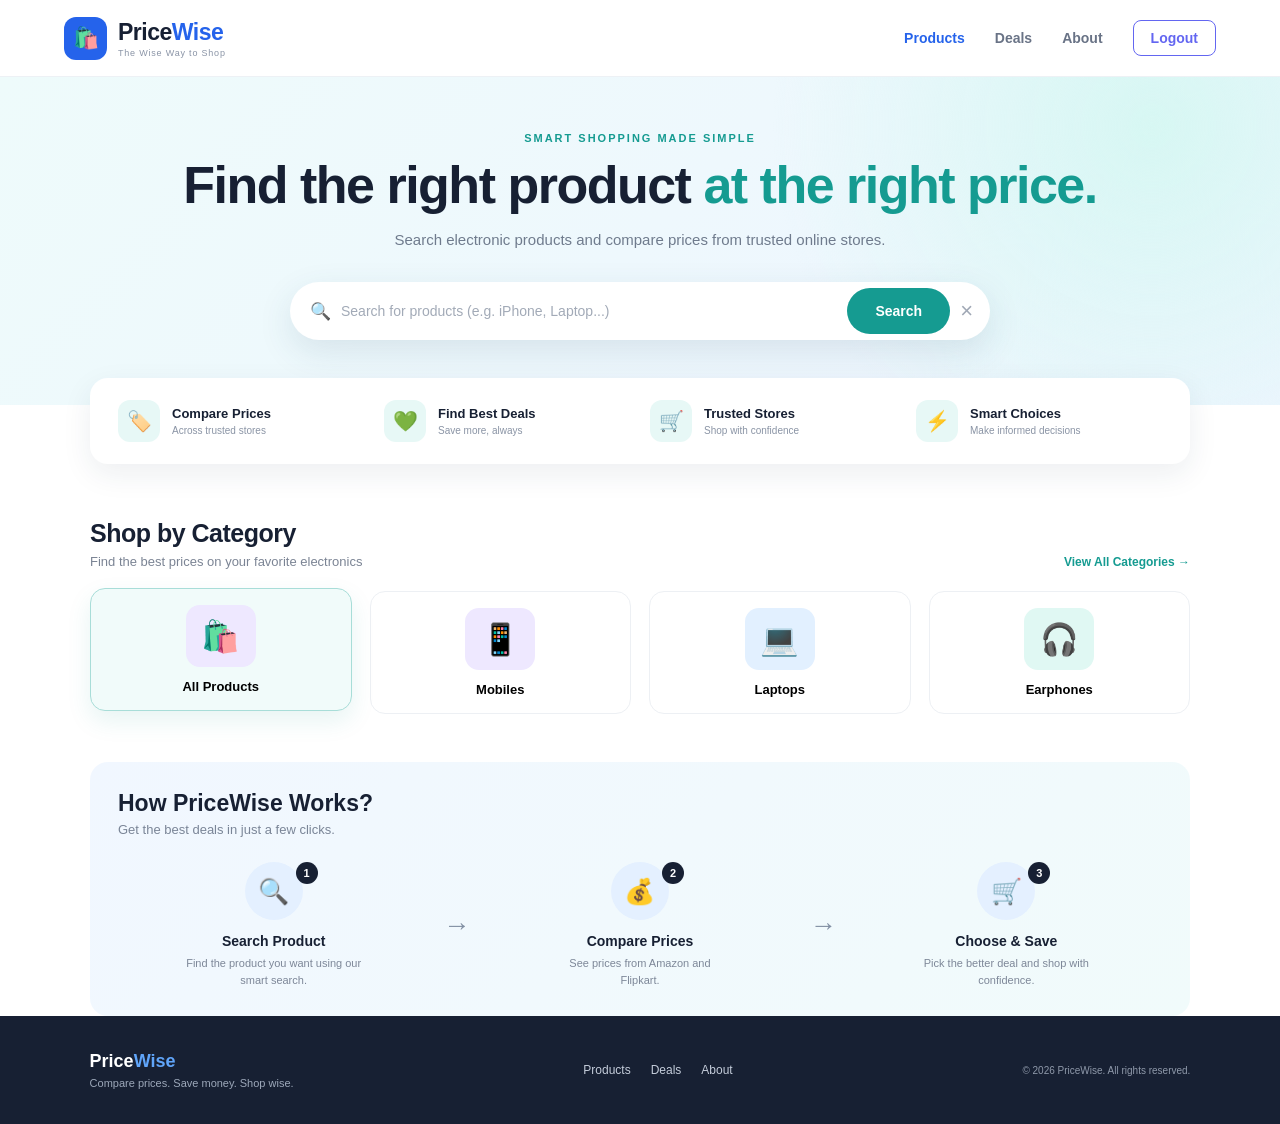
<file: Templates/index.html>
<!DOCTYPE html>
<html lang="en">

<head>

    <meta charset="UTF-8">

    <meta
        name="viewport"
        content="width=device-width, initial-scale=1.0"
    >

    <title>PriceWise - Compare & Save</title>

    <link
        rel="stylesheet"
        href="/static/style.css"
    >

</head>


<body>


<!-- ============================================================
     HEADER
============================================================ -->

<header class="main-header">

    <div class="header-inner">


        <a
            href="/products"
            class="brand"
        >

            <div class="brand-icon">
                🛍️
            </div>

            <div>

                <h1>
                    Price<span>Wise</span>
                </h1>

                <p>
                    The Wise Way to Shop
                </p>

            </div>

        </a>


        <nav class="desktop-nav">

            <a
                href="/products"
                class="active"
            >
                Products
            </a>

            <a href="#">
                Deals
            </a>

            <a href="#">
                About
            </a>

            <button
                type="button"
                class="logout-button"
                onclick="logoutUser()"
            >
                Logout
            </button>

        </nav>


    </div>

</header>



<!-- ============================================================
     HERO
============================================================ -->

<section class="hero-section">

    <div class="hero-content">


        <div class="hero-text">

            <p class="hero-small">
                SMART SHOPPING MADE SIMPLE
            </p>


            <h2>

                Find the right product

                <span>
                    at the right price.
                </span>

            </h2>


            <p>

                Search electronic products and compare
                prices from trusted online stores.

            </p>

        </div>



        <!-- SEARCH -->

        <form
            class="main-search"
            onsubmit="goToSearch(); return false;"
        >

            <span class="search-icon">
                🔍
            </span>


            <input
                type="text"
                id="searchInput"
                placeholder="Search for products (e.g. iPhone, Laptop...)"
                autocomplete="off"
            >


            <button type="submit">
                Search
            </button>


            <button
                type="button"
                class="clear-search"
                onclick="clearSearch()"
                title="Clear search"
            >
                ×
            </button>

        </form>


    </div>

</section>



<!-- ============================================================
     BENEFITS
============================================================ -->

<section class="benefits-section">


    <div class="benefit">

        <div class="benefit-icon">
            🏷️
        </div>

        <div>

            <strong>
                Compare Prices
            </strong>

            <p>
                Across trusted stores
            </p>

        </div>

    </div>



    <div class="benefit">

        <div class="benefit-icon">
            💚
        </div>

        <div>

            <strong>
                Find Best Deals
            </strong>

            <p>
                Save more, always
            </p>

        </div>

    </div>



    <div class="benefit">

        <div class="benefit-icon">
            🛒
        </div>

        <div>

            <strong>
                Trusted Stores
            </strong>

            <p>
                Shop with confidence
            </p>

        </div>

    </div>



    <div class="benefit">

        <div class="benefit-icon">
            ⚡
        </div>

        <div>

            <strong>
                Smart Choices
            </strong>

            <p>
                Make informed decisions
            </p>

        </div>

    </div>


</section>



<!-- ============================================================
     SHOP BY CATEGORY
============================================================ -->

<section class="category-section">


    <div class="section-heading">

        <div>

            <h2>
                Shop by Category
            </h2>

            <p>
                Find the best prices on your favorite electronics
            </p>

        </div>


        <button
            class="view-all"
            onclick="openCategory('All')"
        >
            View All Categories →
        </button>

    </div>



    <div class="category-grid">


        <!-- ALL PRODUCTS -->

        <button
            class="category-card active"
            onclick="openCategory('All')"
        >

            <div class="category-icon mobile-icon">
                🛍️
            </div>

            <strong>
                All Products
            </strong>

        </button>



        <!-- MOBILES -->

        <button
            class="category-card"
            onclick="openCategory('Mobiles')"
        >

            <div class="category-icon mobile-icon">
                📱
            </div>

            <strong>
                Mobiles
            </strong>

        </button>



        <!-- LAPTOPS -->

        <button
            class="category-card"
            onclick="openCategory('Laptops')"
        >

            <div class="category-icon laptop-icon">
                💻
            </div>

            <strong>
                Laptops
            </strong>

        </button>



        <!-- EARPHONES -->

        <button
            class="category-card"
            onclick="openCategory('Earphones')"
        >

            <div class="category-icon audio-icon">
                🎧
            </div>

            <strong>
                Earphones
            </strong>

        </button>


    </div>

</section>



<!-- ============================================================
     HOW PRICEWISE WORKS
============================================================ -->

<section class="how-section">


    <div class="how-heading">

        <h2>
            How PriceWise Works?
        </h2>

        <p>
            Get the best deals in just a few clicks.
        </p>

    </div>



    <div class="steps">


        <!-- STEP 1 -->

        <div class="step">

            <div class="step-number">
                1
            </div>

            <div class="step-icon">
                🔍
            </div>

            <h3>
                Search Product
            </h3>

            <p>
                Find the product you want using our smart search.
            </p>

        </div>


        <div class="step-arrow">
            →
        </div>


        <!-- STEP 2 -->

        <div class="step">

            <div class="step-number">
                2
            </div>

            <div class="step-icon">
                💰
            </div>

            <h3>
                Compare Prices
            </h3>

            <p>
                See prices from Amazon and Flipkart.
            </p>

        </div>


        <div class="step-arrow">
            →
        </div>


        <!-- STEP 3 -->

        <div class="step">

            <div class="step-number">
                3
            </div>

            <div class="step-icon">
                🛒
            </div>

            <h3>
                Choose & Save
            </h3>

            <p>
                Pick the better deal and shop with confidence.
            </p>

        </div>


    </div>

</section>



<!-- ============================================================
     FOOTER
============================================================ -->

<footer class="footer">


    <div class="footer-brand">

        <strong>
            Price<span>Wise</span>
        </strong>

        <p>
            Compare prices. Save money. Shop wise.
        </p>

    </div>


    <div class="footer-links">

        <a href="/products">
            Products
        </a>

        <a href="#">
            Deals
        </a>

        <a href="#">
            About
        </a>

    </div>


    <p class="copyright">

        © 2026 PriceWise. All rights reserved.

    </p>


</footer>



<!-- ============================================================
     PAGE 3 JAVASCRIPT
============================================================ -->

<script>


/* ============================================================
   CATEGORY NAVIGATION
============================================================ */

function openCategory(category) {

    if (category === "All") {

        window.location.href =
            "/category/All";

    }

    else {

        window.location.href =
            "/category/" +
            encodeURIComponent(category);

    }

}



/* ============================================================
   SEARCH
============================================================ */

function goToSearch() {

    const input =
        document.getElementById("searchInput");

    const query =
        input.value.trim();


    if (query === "") {

        window.location.href =
            "/category/All";

        return;

    }


    window.location.href =
        "/category/All?search=" +
        encodeURIComponent(query);

}



/* ============================================================
   CLEAR SEARCH
============================================================ */

function clearSearch() {

    document.getElementById(
        "searchInput"
    ).value = "";

}



/* ============================================================
   LOGOUT
============================================================ */

function logoutUser() {

    localStorage.removeItem(
        "pricewiseLoggedIn"
    );

    window.location.href =
        "/login";

}


</script>


</body>

</html>
</file>
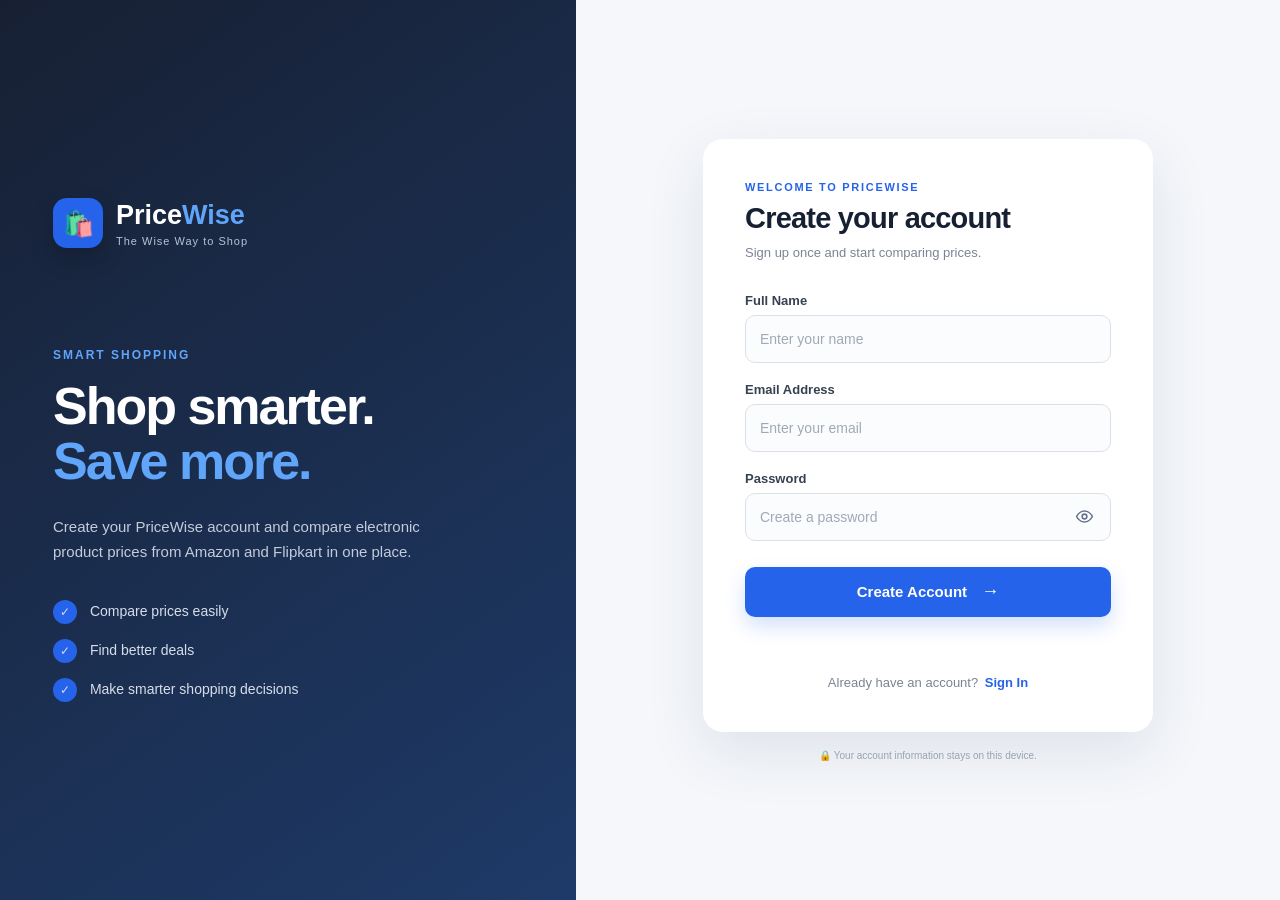
<file: login/login.html>
<!DOCTYPE html>
<html lang="en">

<head>

    <meta charset="UTF-8">

    <meta
        name="viewport"
        content="width=device-width, initial-scale=1.0"
    >

    <title>PriceWise - Account</title>

    <link
        rel="stylesheet"
        href="/login/login.css"
    >

    <style>
        .password-wrapper {
            position: relative;
            width: 100%;
        }

        .password-wrapper input {
            width: 100%;
            padding-right: 48px;
            box-sizing: border-box;
        }

        .password-toggle {
            position: absolute;
            right: 12px;
            top: 50%;
            transform: translateY(-50%);

            width: 30px;
            height: 30px;

            display: flex;
            align-items: center;
            justify-content: center;

            padding: 0;
            border: none;
            background: transparent;

            color: #64748b;
            cursor: pointer;
        }

        .password-toggle:hover {
            color: #4f46e5;
        }

        .password-toggle:focus {
            outline: none;
        }

        .password-toggle svg {
            width: 19px;
            height: 19px;
        }
    </style>

</head>


<body>

    <main class="login-page">


        <!-- LEFT BRAND SECTION -->

        <section class="brand-section">

            <div class="brand-content">

                <div class="brand-logo">

                    <div class="brand-icon">
                        🛍️
                    </div>

                    <div>

                        <h1>
                            Price<span>Wise</span>
                        </h1>

                        <p>
                            The Wise Way to Shop
                        </p>

                    </div>

                </div>


                <div class="brand-message">

                    <p class="brand-small">
                        SMART SHOPPING
                    </p>

                    <h2>
                        Shop smarter.
                        <br>
                        <span>Save more.</span>
                    </h2>

                    <p>
                        Create your PriceWise account and
                        compare electronic product prices
                        from Amazon and Flipkart in one place.
                    </p>

                </div>


                <div class="brand-points">

                    <div>
                        <span>✓</span>
                        Compare prices easily
                    </div>

                    <div>
                        <span>✓</span>
                        Find better deals
                    </div>

                    <div>
                        <span>✓</span>
                        Make smarter shopping decisions
                    </div>

                </div>

            </div>

        </section>



        <!-- RIGHT ACCOUNT SECTION -->

        <section class="account-section">

            <div class="account-card">


                <!-- SIGN UP -->

                <div
                    id="signupBox"
                    class="form-box"
                >

                    <div class="form-heading">

                        <p class="form-label">
                            WELCOME TO PRICEWISE
                        </p>

                        <h2>
                            Create your account
                        </h2>

                        <p>
                            Sign up once and start comparing prices.
                        </p>

                    </div>


                    <form id="signupForm">


                        <div class="input-group">

                            <label for="signupName">
                                Full Name
                            </label>

                            <input
                                type="text"
                                id="signupName"
                                placeholder="Enter your name"
                                required
                            >

                        </div>


                        <div class="input-group">

                            <label for="signupEmail">
                                Email Address
                            </label>

                            <input
                                type="email"
                                id="signupEmail"
                                placeholder="Enter your email"
                                required
                            >

                        </div>


                        <div class="input-group">

                            <label for="signupPassword">
                                Password
                            </label>

                            <div class="password-wrapper">

                                <input
                                    type="password"
                                    id="signupPassword"
                                    placeholder="Create a password"
                                    required
                                >

                                <button
                                    type="button"
                                    class="password-toggle"
                                    onclick="togglePassword('signupPassword', this)"
                                    aria-label="Show password"
                                >

                                    <svg
                                        viewBox="0 0 24 24"
                                        fill="none"
                                        stroke="currentColor"
                                        stroke-width="2"
                                        stroke-linecap="round"
                                        stroke-linejoin="round"
                                    >

                                        <path
                                            d="M2 12s3.5-7 10-7 10 7 10 7-3.5 7-10 7S2 12 2 12z"
                                        ></path>

                                        <circle
                                            cx="12"
                                            cy="12"
                                            r="3"
                                        ></circle>

                                    </svg>

                                </button>

                            </div>

                        </div>


                        <button
                            type="submit"
                            class="primary-button"
                        >

                            Create Account

                            <span>→</span>

                        </button>


                    </form>


                    <p
                        id="signupMessage"
                        class="message"
                    ></p>


                    <div class="switch-text">

                        Already have an account?

                        <button
                            type="button"
                            onclick="showSignin()"
                        >
                            Sign In
                        </button>

                    </div>

                </div>



                <!-- SIGN IN -->

                <div
                    id="signinBox"
                    class="form-box hidden"
                >

                    <div class="form-heading">

                        <p class="form-label">
                            WELCOME BACK
                        </p>

                        <h2>
                            Sign in to PriceWise
                        </h2>

                        <p>
                            Continue your smart shopping journey.
                        </p>

                    </div>


                    <form id="signinForm">


                        <div class="input-group">

                            <label for="signinEmail">
                                Email Address
                            </label>

                            <input
                                type="email"
                                id="signinEmail"
                                placeholder="Enter your email"
                                required
                            >

                        </div>


                        <div class="input-group">

                            <label for="signinPassword">
                                Password
                            </label>

                            <div class="password-wrapper">

                                <input
                                    type="password"
                                    id="signinPassword"
                                    placeholder="Enter your password"
                                    required
                                >

                                <button
                                    type="button"
                                    class="password-toggle"
                                    onclick="togglePassword('signinPassword', this)"
                                    aria-label="Show password"
                                >

                                    <svg
                                        viewBox="0 0 24 24"
                                        fill="none"
                                        stroke="currentColor"
                                        stroke-width="2"
                                        stroke-linecap="round"
                                        stroke-linejoin="round"
                                    >

                                        <path
                                            d="M2 12s3.5-7 10-7 10 7 10 7-3.5 7-10 7S2 12 2 12z"
                                        ></path>

                                        <circle
                                            cx="12"
                                            cy="12"
                                            r="3"
                                        ></circle>

                                    </svg>

                                </button>

                            </div>

                        </div>


                        <button
                            type="submit"
                            class="primary-button"
                        >

                            Sign In

                            <span>→</span>

                        </button>


                    </form>


                    <p
                        id="signinMessage"
                        class="message"
                    ></p>


                    <div class="switch-text">

                        New to PriceWise?

                        <button
                            type="button"
                            onclick="showSignup()"
                        >
                            Create Account
                        </button>

                    </div>

                </div>


                <p class="security-note">
                    🔒 Your account information stays on this device.
                </p>


            </div>

        </section>


    </main>


    <script src="/login/login.js"></script>

</body>

</html>
</file>
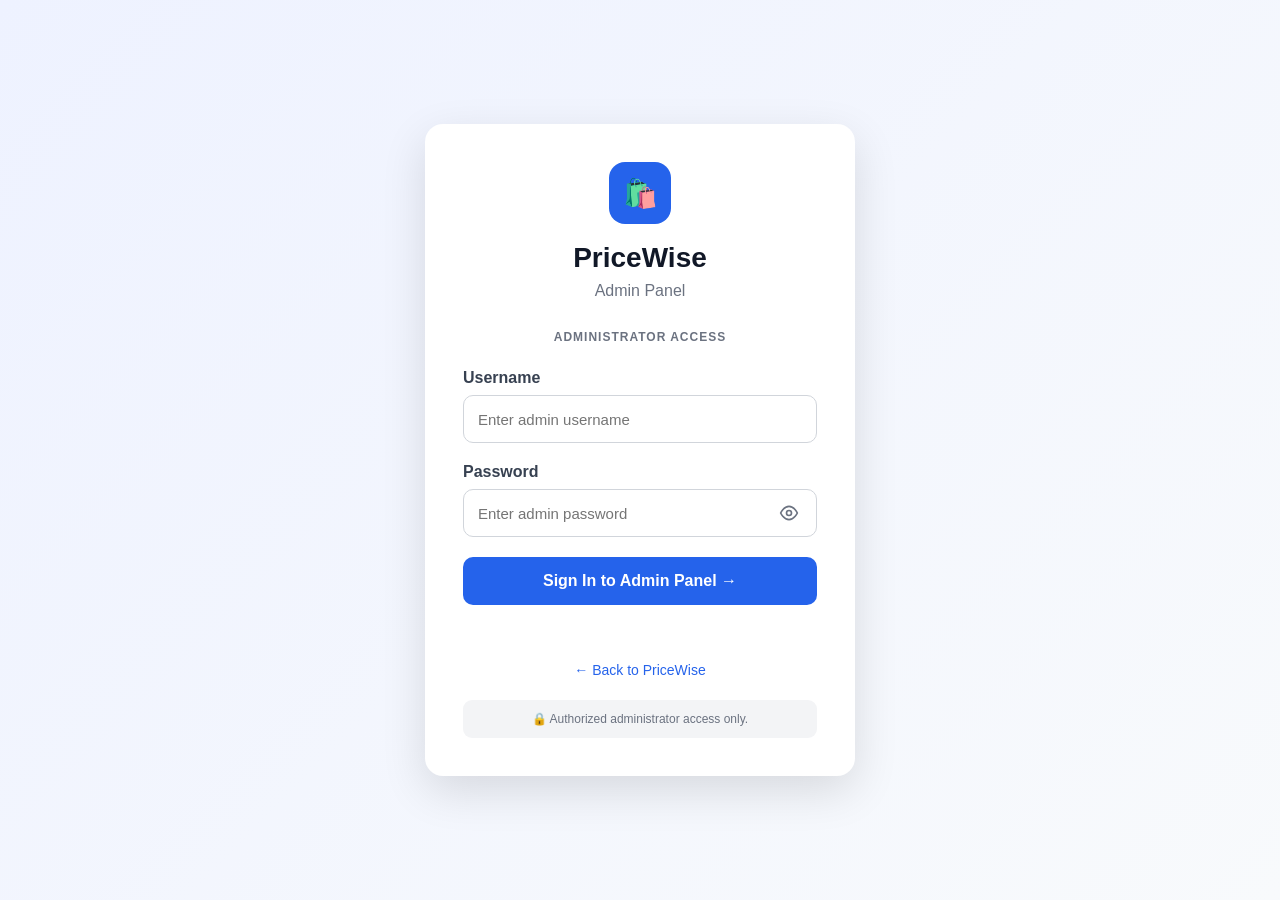
<file: Templates/admin_login.html>
<!DOCTYPE html>
<html lang="en">
<head>
    <meta charset="UTF-8">
    <meta name="viewport" content="width=device-width, initial-scale=1.0">

    <title>PriceWise - Admin Login</title>

    <link rel="stylesheet" href="/static/admin.css">
</head>

<body>

<div class="admin-login-page">

    <div class="login-card">

        <div class="admin-logo">
            🛍️
        </div>

        <h1>PriceWise</h1>

        <p class="login-subtitle">
            Admin Panel
        </p>

        <div style="
            text-align:center;
            font-size:12px;
            font-weight:700;
            color:#6b7280;
            letter-spacing:1px;
            margin-bottom:25px;
        ">
            ADMINISTRATOR ACCESS
        </div>


        <form id="adminLoginForm" class="login-form">

            <div class="form-group">

                <label for="adminUsername">
                    Username
                </label>

                <input
                    type="text"
                    id="adminUsername"
                    name="username"
                    placeholder="Enter admin username"
                    autocomplete="username"
                    required
                >

            </div>


            <div class="form-group">

                <label for="adminPassword">
                    Password
                </label>

                <div class="password-wrapper">

                    <input
                        type="password"
                        id="adminPassword"
                        name="password"
                        placeholder="Enter admin password"
                        autocomplete="current-password"
                        required
                    >

                    <button
                        type="button"
                        class="password-toggle"
                        id="passwordToggle"
                        aria-label="Show password"
                    >
                        <svg viewBox="0 0 24 24">
                            <path d="M2 12s3.5-8 10-8 10 8 10 8-3.5 8-10 8S2 12 2 12z"></path>
                            <circle cx="12" cy="12" r="3"></circle>
                        </svg>
                    </button>

                </div>

            </div>


            <button
                type="submit"
                class="login-button"
                id="loginButton"
            >
                Sign In to Admin Panel →
            </button>


            <div
                id="loginMessage"
                class="login-message"
            ></div>

        </form>


        <a
            href="/"
            class="back-home"
        >
            ← Back to PriceWise
        </a>


        <div class="security-note">
            🔒 Authorized administrator access only.
        </div>

    </div>

</div>


<script>

document.addEventListener("DOMContentLoaded", function () {

    const form = document.getElementById("adminLoginForm");
    const usernameInput = document.getElementById("adminUsername");
    const passwordInput = document.getElementById("adminPassword");
    const passwordToggle = document.getElementById("passwordToggle");
    const loginButton = document.getElementById("loginButton");
    const loginMessage = document.getElementById("loginMessage");


    /* ==========================================
       SHOW / HIDE PASSWORD
       ========================================== */

    passwordToggle.addEventListener("click", function () {

        if (passwordInput.type === "password") {

            passwordInput.type = "text";

            passwordToggle.innerHTML = `
                <svg viewBox="0 0 24 24">
                    <path d="M6.1 6.1C3.4 8.1 2 12 2 12s3.5 8 10 8a10.7 10.7 0 0 0 4.1-.8"></path>
                    <path d="M9.9 4.3A10.8 10.8 0 0 1 12 4c7 0 10 8 10 8a17.7 17.7 0 0 1-3.2 4.8"></path>
                    <path d="M10.6 10.6a2 2 0 0 0 2.8 2.8"></path>
                    <path d="M3 3l18 18"></path>
                </svg>
            `;

        } else {

            passwordInput.type = "password";

            passwordToggle.innerHTML = `
                <svg viewBox="0 0 24 24">
                    <path d="M2 12s3.5-8 10-8 10 8 10 8-3.5 8-10 8S2 12 2 12z"></path>
                    <circle cx="12" cy="12" r="3"></circle>
                </svg>
            `;
        }

    });


    /* ==========================================
       ADMIN LOGIN
       ========================================== */

    form.addEventListener("submit", async function (event) {

        event.preventDefault();

        const username = usernameInput.value.trim();
        const password = passwordInput.value;


        if (!username || !password) {

            loginMessage.textContent =
                "Please enter username and password.";

            loginMessage.style.color = "#dc2626";

            return;
        }


        loginButton.disabled = true;
        loginButton.textContent = "Signing in...";

        loginMessage.textContent = "";


        try {

            const response = await fetch(
                "/api/admin/login",
                {
                    method: "POST",

                    headers: {
                        "Content-Type": "application/json"
                    },

                    body: JSON.stringify({
                        username: username,
                        password: password
                    })
                }
            );


            const data = await response.json();


            if (response.ok && data.status === "success") {

                loginMessage.textContent =
                    "Login successful. Opening dashboard...";

                loginMessage.style.color = "#16a34a";


                setTimeout(function () {

                    window.location.href = "/admin";

                }, 300);

                return;
            }


            loginMessage.textContent =
                data.message || "Invalid username or password.";

            loginMessage.style.color = "#dc2626";


        } catch (error) {

            console.error("Admin login error:", error);

            loginMessage.textContent =
                "Unable to connect to the server.";

            loginMessage.style.color = "#dc2626";

        }


        loginButton.disabled = false;
        loginButton.textContent =
            "Sign In to Admin Panel →";

    });

});

</script>

</body>
</html>
</file>
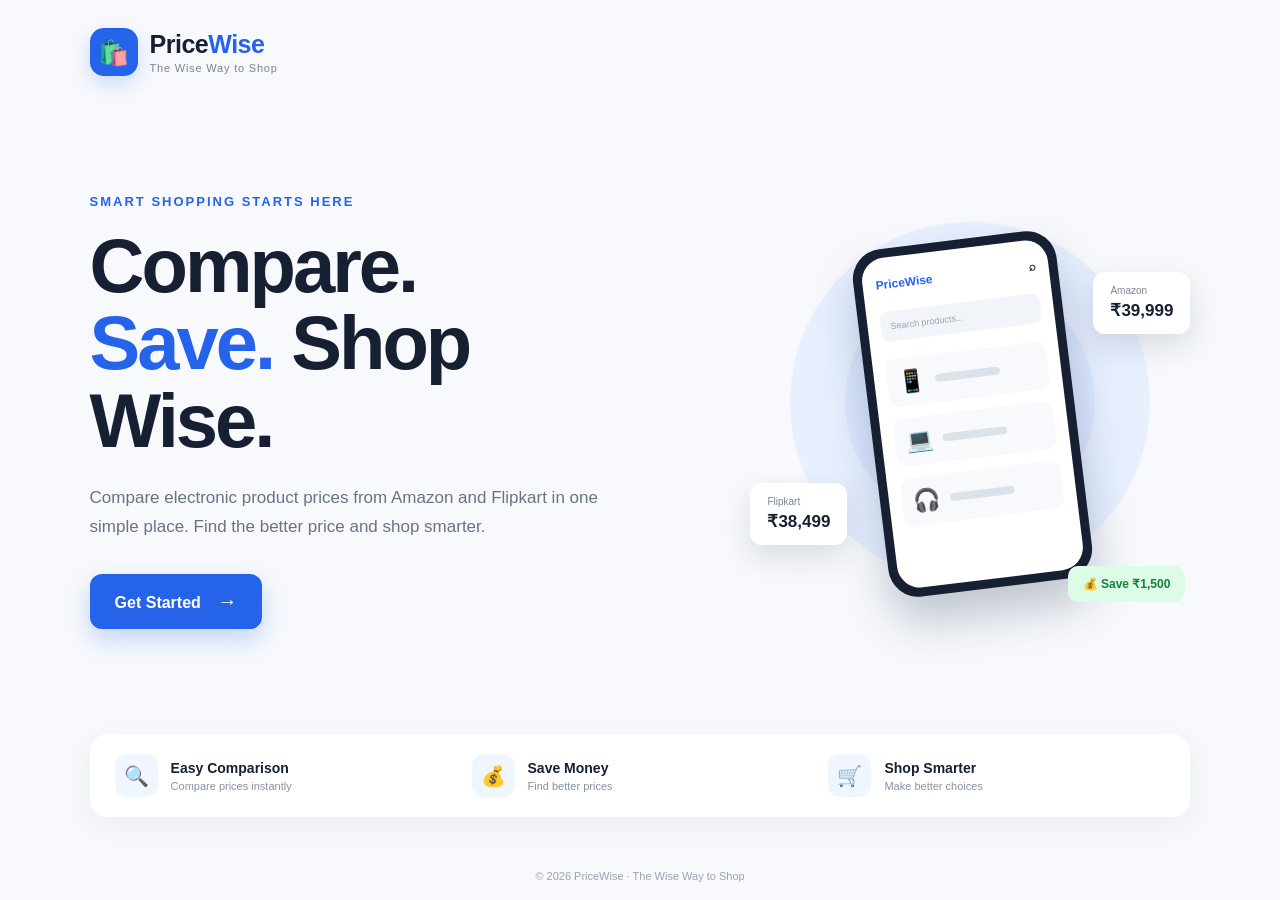
<file: welcome/welcome.html>
<!DOCTYPE html>
<html lang="en">

<head>

    <meta charset="UTF-8">

    <meta
        name="viewport"
        content="width=device-width, initial-scale=1.0"
    >

    <title>Welcome to PriceWise</title>

    <link
        rel="stylesheet"
        href="/welcome/welcome.css"
    >

</head>


<body>

    <main class="welcome-page">


        <!-- ====================================================
             LOGO
             ==================================================== -->

        <header class="top-header">

            <div class="logo">

                <div class="logo-icon">
                    🛍️
                </div>

                <div class="logo-text">

                    <h1>
                        Price<span>Wise</span>
                    </h1>

                    <p>
                        The Wise Way to Shop
                    </p>

                </div>

            </div>

        </header>



        <!-- ====================================================
             MAIN WELCOME SECTION
             ==================================================== -->

        <section class="welcome-content">


            <!-- LEFT SIDE -->

            <div class="welcome-text">

                <p class="small-title">
                    SMART SHOPPING STARTS HERE
                </p>


                <h2>
                    Compare.
                    <br>

                    <span>Save.</span>
                    Shop Wise.
                </h2>


                <p class="description">

                    Compare electronic product prices from
                    Amazon and Flipkart in one simple place.
                    Find the better price and shop smarter.

                </p>


                <button
                    class="get-started"
                    onclick="window.location.href='/login'"
                >

                    Get Started

                    <span>
                        →
                    </span>

                </button>

            </div>



            <!-- RIGHT SIDE ILLUSTRATION -->

            <div class="shopping-illustration">


                <div class="circle circle-one"></div>

                <div class="circle circle-two"></div>



                <!-- PHONE -->

                <div class="phone-card">

                    <div class="phone-screen">


                        <div class="mini-header">

                            <span>
                                PriceWise
                            </span>

                            <span>
                                ⌕
                            </span>

                        </div>



                        <div class="mini-search">

                            Search products...

                        </div>



                        <div class="mini-products">


                            <div class="mini-product">

                                <span>
                                    📱
                                </span>

                                <div></div>

                            </div>


                            <div class="mini-product">

                                <span>
                                    💻
                                </span>

                                <div></div>

                            </div>


                            <div class="mini-product">

                                <span>
                                    🎧
                                </span>

                                <div></div>

                            </div>


                        </div>


                    </div>

                </div>



                <!-- AMAZON PRICE -->

                <div class="floating-price price-one">

                    <span>
                        Amazon
                    </span>

                    <strong>
                        ₹39,999
                    </strong>

                </div>



                <!-- FLIPKART PRICE -->

                <div class="floating-price price-two">

                    <span>
                        Flipkart
                    </span>

                    <strong>
                        ₹38,499
                    </strong>

                </div>



                <!-- SAVING -->

                <div class="saving-badge">

                    💰 Save ₹1,500

                </div>


            </div>

        </section>



        <!-- ====================================================
             FEATURES
             ==================================================== -->

        <section class="features">


            <div class="feature">

                <div class="feature-icon">
                    🔍
                </div>

                <div>

                    <strong>
                        Easy Comparison
                    </strong>

                    <p>
                        Compare prices instantly
                    </p>

                </div>

            </div>



            <div class="feature">

                <div class="feature-icon">
                    💰
                </div>

                <div>

                    <strong>
                        Save Money
                    </strong>

                    <p>
                        Find better prices
                    </p>

                </div>

            </div>



            <div class="feature">

                <div class="feature-icon">
                    🛒
                </div>

                <div>

                    <strong>
                        Shop Smarter
                    </strong>

                    <p>
                        Make better choices
                    </p>

                </div>

            </div>


        </section>



        <!-- ====================================================
             FOOTER
             ==================================================== -->

        <footer>

            © 2026 PriceWise · The Wise Way to Shop

        </footer>


    </main>

</body>

</html>
</file>
<file: static/style.css>
* {
    margin: 0;
    padding: 0;
    box-sizing: border-box;
}

html {
    scroll-behavior: smooth;
}

body {
    font-family: Arial, Helvetica, sans-serif;
    background: #ffffff;
    color: #172033;
}


/* =========================================================
   HEADER
========================================================= */

.main-header {
    background: white;
    border-bottom: 1px solid #edf1f5;
    position: sticky;
    top: 0;
    z-index: 100;
}

.header-inner {
    width: 90%;
    max-width: 1250px;
    margin: auto;
    height: 76px;

    display: flex;
    align-items: center;
    justify-content: space-between;
}

.brand {
    text-decoration: none;
    color: #172033;

    display: flex;
    align-items: center;
    gap: 11px;
}

.brand-icon {
    width: 43px;
    height: 43px;

    background: #2563eb;
    border-radius: 12px;

    display: flex;
    align-items: center;
    justify-content: center;

    font-size: 21px;
}

.brand h1 {
    font-size: 23px;
    letter-spacing: -0.5px;
}

.brand h1 span {
    color: #2563eb;
}

.brand p {
    color: #8a94a6;
    font-size: 9px;
    letter-spacing: 0.8px;
    margin-top: 2px;
}

.desktop-nav {
    display: flex;
    align-items: center;
    gap: 30px;
}

.desktop-nav a {
    text-decoration: none;
    color: #697386;
    font-size: 14px;
    font-weight: 600;
}

.desktop-nav a:hover,
.desktop-nav a.active {
    color: #2563eb;
}


/* =========================================================
   HERO
========================================================= */

.hero-section {
    background:
        radial-gradient(
            circle at 90% 15%,
            #d7f7f3 0,
            transparent 32%
        ),
        linear-gradient(
            135deg,
            #eefbfb,
            #eef5ff
        );

    padding: 55px 20px 65px;
}

.hero-content {
    width: 90%;
    max-width: 1050px;
    margin: auto;
}

.hero-text {
    text-align: center;
}

.hero-small {
    color: #159b91;
    font-size: 11px;
    font-weight: bold;
    letter-spacing: 2px;
    margin-bottom: 13px;
}

.hero-text h2 {
    font-size: clamp(32px, 5vw, 52px);
    line-height: 1.1;
    letter-spacing: -1.5px;
}

.hero-text h2 span {
    color: #159b91;
}

.hero-text p:last-child {
    max-width: 600px;
    margin: 14px auto 0;

    color: #6f7b8d;
    font-size: 15px;
    line-height: 1.6;
}


/* SEARCH */

.main-search {
    max-width: 700px;
    height: 58px;

    background: white;
    border-radius: 30px;

    margin: 30px auto 0;

    display: flex;
    align-items: center;

    padding: 5px 7px 5px 20px;

    box-shadow:
        0 12px 35px rgba(40, 80, 110, 0.12);
}

.search-icon {
    font-size: 17px;
    margin-right: 10px;
}

.main-search input {
    flex: 1;

    height: 100%;

    border: none;
    outline: none;

    font-size: 14px;
    color: #172033;

    min-width: 0;
}

.main-search input::placeholder {
    color: #a2aab7;
}

.main-search > button[type="submit"] {
    border: none;

    background: #159b91;
    color: white;

    height: 46px;
    padding: 0 28px;

    border-radius: 24px;

    font-size: 14px;
    font-weight: bold;

    cursor: pointer;
}

.main-search > button[type="submit"]:hover {
    background: #10857d;
}

.clear-search {
    border: none;
    background: transparent;
    color: #a0a8b5;

    font-size: 22px;
    cursor: pointer;

    padding: 0 10px;
}

.clear-search:hover {
    color: #172033;
}


/* =========================================================
   BENEFITS
========================================================= */

.benefits-section {
    width: 90%;
    max-width: 1100px;

    margin: -27px auto 0;

    background: white;

    border-radius: 18px;

    padding: 22px 28px;

    display: grid;
    grid-template-columns: repeat(4, 1fr);

    gap: 20px;

    box-shadow:
        0 10px 30px rgba(30, 50, 80, 0.08);

    position: relative;
    z-index: 2;
}

.benefit {
    display: flex;
    align-items: center;
    gap: 12px;
}

.benefit-icon {
    width: 42px;
    height: 42px;

    border-radius: 12px;

    background: #e7f8f6;

    display: flex;
    align-items: center;
    justify-content: center;

    font-size: 20px;
}

.benefit strong {
    display: block;
    font-size: 13px;
}

.benefit p {
    margin-top: 4px;

    color: #8a94a5;
    font-size: 10px;
}


/* =========================================================
   CATEGORY
========================================================= */

.category-section {
    width: 90%;
    max-width: 1100px;

    margin: 55px auto 0;
}

.section-heading {
    display: flex;
    justify-content: space-between;
    align-items: end;

    margin-bottom: 22px;
}

.section-heading h2 {
    font-size: 25px;
    letter-spacing: -0.5px;
}

.section-heading p {
    margin-top: 6px;
    color: #7b8494;
    font-size: 13px;
}

.view-all {
    border: none;
    background: none;

    color: #159b91;

    font-size: 12px;
    font-weight: bold;

    cursor: pointer;
}

.category-grid {
    display: grid;
    grid-template-columns: repeat(4, 1fr);
    gap: 18px;
}

.category-card {
    border: 1px solid #edf0f4;
    background: white;

    border-radius: 15px;

    padding: 16px;

    cursor: pointer;

    transition: 0.25s;

    display: flex;
    flex-direction: column;
    align-items: center;
}

.category-card:hover,
.category-card.active {
    transform: translateY(-3px);

    border-color: #a8ddd8;

    box-shadow:
        0 10px 25px rgba(20, 150, 140, 0.10);
}

.category-card.active {
    background: #f1fbfa;
}

.category-icon {
    width: 70px;
    height: 62px;

    border-radius: 14px;

    display: flex;
    align-items: center;
    justify-content: center;

    font-size: 31px;

    margin-bottom: 12px;
}

.mobile-icon {
    background: #eee8ff;
}

.laptop-icon {
    background: #e2f0ff;
}

.audio-icon {
    background: #e0f8f3;
}

.category-card strong {
    font-size: 13px;
}


/* =========================================================
   HOW IT WORKS
========================================================= */

.how-section {
    width: 90%;
    max-width: 1100px;

    margin: 48px auto 0;

    padding: 28px;

    border-radius: 18px;

    background:
        linear-gradient(
            135deg,
            #f1f7ff,
            #f1fbfb
        );
}

.how-heading h2 {
    font-size: 23px;
}

.how-heading p {
    color: #7a8597;
    font-size: 13px;
    margin-top: 5px;
}

.steps {
    display: grid;
    grid-template-columns: 1fr 55px 1fr 55px 1fr;

    align-items: center;

    margin-top: 25px;
}

.step {
    position: relative;
    text-align: center;
}

.step-number {
    position: absolute;

    top: 0;
    left: 50%;

    transform: translateX(22px);

    width: 22px;
    height: 22px;

    border-radius: 50%;

    background: #172033;
    color: white;

    font-size: 11px;
    font-weight: bold;

    display: flex;
    align-items: center;
    justify-content: center;
}

.step-icon {
    width: 58px;
    height: 58px;

    margin: auto;

    border-radius: 50%;

    background: #e4f0ff;

    display: flex;
    align-items: center;
    justify-content: center;

    font-size: 25px;
}

.step h3 {
    margin-top: 13px;
    font-size: 14px;
}

.step p {
    max-width: 180px;
    margin: 6px auto 0;

    color: #7d8798;
    font-size: 11px;
    line-height: 1.5;
}

.step-arrow {
    color: #8290a4;
    font-size: 27px;
    text-align: center;
}


/* =========================================================
   PRODUCTS
========================================================= */

.products-section {
    width: 90%;
    max-width: 1100px;

    margin: 55px auto;
}

.products-heading {
    margin-bottom: 22px;
}

.section-label {
    color: #159b91;
    font-size: 10px;
    font-weight: bold;
    letter-spacing: 1.5px;
}

.products-heading h2 {
    margin-top: 5px;
    font-size: 26px;
}

.products-heading > div > p:last-child {
    color: #7c8798;
    font-size: 12px;
    margin-top: 5px;
}


/* =========================================================
   PRODUCT GRID
========================================================= */

.products-grid {
    display: grid;

    grid-template-columns:
        repeat(3, minmax(0, 1fr));

    gap: 20px;
}


/* PRODUCT CARD */

.product-card {
    background: white;

    border: 1px solid #e9edf2;

    border-radius: 17px;

    overflow: hidden;

    box-shadow:
        0 7px 22px rgba(30, 50, 80, 0.06);

    transition: 0.25s;
}

.product-card:hover {
    transform: translateY(-4px);

    box-shadow:
        0 14px 30px rgba(30, 50, 80, 0.11);
}

.product-image-container {
    height: 190px;

    background: #f7f9fc;

    display: flex;
    align-items: center;
    justify-content: center;

    padding: 20px;
}

.product-image-container img {
    max-width: 100%;
    max-height: 155px;

    object-fit: contain;
}

.product-info {
    padding: 18px;
}

.product-info h3 {
    font-size: 15px;
    line-height: 1.4;

    min-height: 42px;
}

.product-category {
    display: inline-block;

    margin-top: 8px;

    background: #eef8f7;
    color: #159b91;

    padding: 5px 9px;

    border-radius: 6px;

    font-size: 9px;
    font-weight: bold;
}


/* STORE COMPARISON */

.store-comparison {
    margin-top: 16px;

    display: grid;
    grid-template-columns: 1fr 1fr;

    gap: 9px;
}

.store-block {
    padding: 10px;

    border-radius: 9px;

    background: #f7f8fa;
}

.store-block span {
    display: block;

    color: #7b8494;

    font-size: 9px;
}

.store-block strong {
    display: block;

    margin-top: 4px;

    font-size: 14px;
}


/* SAVINGS */

.savings {
    margin-top: 12px;

    padding: 9px;

    border-radius: 8px;

    background: #ecfdf3;

    color: #15803d;

    text-align: center;

    font-size: 11px;
    font-weight: bold;
}


/* BUTTON */

.compare-button {
    display: block;

    width: 100%;

    margin-top: 12px;

    padding: 11px;

    border: none;

    border-radius: 9px;

    background: #159b91;

    color: white;

    text-align: center;

    text-decoration: none;

    font-size: 12px;
    font-weight: bold;

    cursor: pointer;
}

.compare-button:hover {
    background: #10857d;
}


/* =========================================================
   LOADING / ERROR
========================================================= */

.loading,
.error-message,
.no-products {
    grid-column: 1 / -1;

    text-align: center;

    padding: 50px;

    color: #7b8494;

    background: #f8fafc;

    border-radius: 15px;
}


/* =========================================================
   FOOTER
========================================================= */

.footer {
    background: #172033;

    color: white;

    padding: 35px 7%;

    display: flex;

    align-items: center;
    justify-content: space-between;

    gap: 25px;

    flex-wrap: wrap;
}

.footer-brand strong {
    font-size: 18px;
}

.footer-brand strong span {
    color: #60a5fa;
}

.footer-brand p {
    margin-top: 5px;

    color: #9da8ba;

    font-size: 11px;
}

.footer-links {
    display: flex;
    gap: 20px;
}

.footer-links a {
    color: #c4ccda;

    text-decoration: none;

    font-size: 12px;
}

.footer-links a:hover {
    color: white;
}

.copyright {
    color: #8f99aa;
    font-size: 10px;
}


/* =========================================================
   HIDDEN INTERNAL DATA
========================================================= */

.internal-stats {
    display: none !important;
}


/* =========================================================
   TABLET
========================================================= */

@media (max-width: 900px) {

    .benefits-section {
        grid-template-columns: repeat(2, 1fr);
    }

    .category-grid {
        grid-template-columns: repeat(2, 1fr);
    }

    .products-grid {
        grid-template-columns: repeat(2, 1fr);
    }

    .steps {
        grid-template-columns: 1fr;
        gap: 25px;
    }

    .step-arrow {
        transform: rotate(90deg);
    }

}


/* =========================================================
   MOBILE
========================================================= */

@media (max-width: 600px) {

    .header-inner {
        height: 68px;
    }

    .desktop-nav {
        display: none;
    }

    .hero-section {
        padding: 38px 15px 50px;
    }

    .hero-text h2 {
        font-size: 31px;
    }

    .hero-text p:last-child {
        font-size: 13px;
    }

    .main-search {
        height: 52px;
        padding-left: 14px;
    }

    .main-search > button[type="submit"] {
        height: 42px;
        padding: 0 17px;
    }

    .clear-search {
        display: none;
    }

    .benefits-section {
        grid-template-columns: 1fr 1fr;

        width: 92%;

        padding: 17px;

        gap: 16px;
    }

    .benefit {
        gap: 8px;
    }

    .benefit-icon {
        width: 37px;
        height: 37px;
        font-size: 17px;
    }

    .benefit strong {
        font-size: 11px;
    }

    .benefit p {
        font-size: 9px;
    }

    .category-section,
    .how-section,
    .products-section {
        width: 92%;
    }

    .section-heading {
        align-items: flex-start;
    }

    .section-heading h2 {
        font-size: 21px;
    }

    .view-all {
        font-size: 10px;
    }

    .category-grid {
        grid-template-columns: repeat(2, 1fr);
        gap: 12px;
    }

    .category-icon {
        width: 60px;
        height: 55px;
        font-size: 27px;
    }

    .how-section {
        padding: 22px 17px;
    }

    .products-grid {
        grid-template-columns: 1fr;
    }

    .footer {
        text-align: center;
        justify-content: center;
    }

    .footer-links {
        width: 100%;
        justify-content: center;
    }

}
/* ============================================================
   LOGOUT BUTTON
============================================================ */

.logout-button {
    border: 1px solid #6366f1;
    background: #ffffff;
    color: #6366f1;

    padding: 9px 17px;

    border-radius: 8px;

    font-family: inherit;
    font-size: 14px;
    font-weight: 600;

    cursor: pointer;

    transition:
        background-color 0.2s ease,
        color 0.2s ease,
        transform 0.2s ease;
}

.logout-button:hover {
    background: #6366f1;
    color: #ffffff;
    transform: translateY(-1px);
}

.logout-button:active {
    transform: translateY(0);
}


/* ============================================================
   MOBILE NAVIGATION
============================================================ */

@media (max-width: 700px) {

    .desktop-nav {
        gap: 10px;
    }

    .desktop-nav a {
        font-size: 13px;
    }

    .logout-button {
        padding: 8px 13px;
        font-size: 13px;
    }

}
</file>
<file: login/login.css>
* {
    margin: 0;
    padding: 0;
    box-sizing: border-box;
}

body {
    font-family: Arial, Helvetica, sans-serif;
    background: #f5f7fb;
    color: #172033;
}

.login-page {
    min-height: 100vh;
    display: grid;
    grid-template-columns: 45% 55%;
}


/* ================================
   BRAND SECTION
================================ */

.brand-section {
    background: linear-gradient(
        145deg,
        #172033,
        #1e3a68
    );

    color: white;
    display: flex;
    align-items: center;
    justify-content: center;
    padding: 50px;
}

.brand-content {
    width: 100%;
    max-width: 470px;
}

.brand-logo {
    display: flex;
    align-items: center;
    gap: 13px;
}

.brand-icon {
    width: 50px;
    height: 50px;
    border-radius: 14px;

    background: #2563eb;

    display: flex;
    align-items: center;
    justify-content: center;

    font-size: 25px;

    box-shadow:
        0 10px 25px rgba(0, 0, 0, 0.20);
}

.brand-logo h1 {
    font-size: 27px;
}

.brand-logo h1 span {
    color: #60a5fa;
}

.brand-logo p {
    margin-top: 4px;
    color: #b7c2d6;
    font-size: 11px;
    letter-spacing: 1px;
}

.brand-message {
    margin-top: 100px;
}

.brand-small {
    color: #60a5fa;
    font-size: 12px;
    font-weight: bold;
    letter-spacing: 2px;
    margin-bottom: 17px;
}

.brand-message h2 {
    font-size: 52px;
    line-height: 1.05;
    letter-spacing: -2px;
}

.brand-message h2 span {
    color: #60a5fa;
}

.brand-message > p:last-child {
    margin-top: 25px;
    color: #c3ccdb;
    font-size: 15px;
    line-height: 1.7;
    max-width: 420px;
}

.brand-points {
    margin-top: 35px;
    display: flex;
    flex-direction: column;
    gap: 15px;
}

.brand-points div {
    color: #d7deea;
    font-size: 14px;
}

.brand-points span {
    display: inline-flex;
    width: 24px;
    height: 24px;
    border-radius: 50%;
    background: #2563eb;
    align-items: center;
    justify-content: center;
    margin-right: 9px;
    font-size: 12px;
}


/* ================================
   ACCOUNT SECTION
================================ */

.account-section {
    display: flex;
    align-items: center;
    justify-content: center;
    padding: 40px;
}

.account-card {
    width: 100%;
    max-width: 450px;
}

.form-box {
    background: white;
    border-radius: 20px;
    padding: 42px;
    box-shadow:
        0 20px 60px rgba(30, 50, 80, 0.10);
}

.hidden {
    display: none;
}


/* ================================
   FORM HEADING
================================ */

.form-heading {
    margin-bottom: 30px;
}

.form-label {
    color: #2563eb;
    font-size: 11px;
    font-weight: bold;
    letter-spacing: 1.7px;
    margin-bottom: 9px;
}

.form-heading h2 {
    font-size: 29px;
    letter-spacing: -0.8px;
}

.form-heading p:last-child {
    color: #7b8494;
    font-size: 13px;
    margin-top: 8px;
    line-height: 1.5;
}


/* ================================
   INPUTS
================================ */

.input-group {
    margin-bottom: 19px;
}

.input-group label {
    display: block;
    font-size: 13px;
    font-weight: 600;
    margin-bottom: 7px;
    color: #374151;
}

.input-group input {
    width: 100%;
    height: 48px;
    border: 1px solid #dce1e8;
    border-radius: 10px;
    padding: 0 14px;
    font-size: 14px;
    outline: none;
    transition: 0.2s;
    background: #fbfcfe;
}

.input-group input:focus {
    border-color: #2563eb;
    background: white;
    box-shadow:
        0 0 0 3px rgba(37, 99, 235, 0.08);
}

.input-group input::placeholder {
    color: #a1a9b6;
}


/* ================================
   BUTTON
================================ */

.primary-button {
    width: 100%;
    height: 50px;
    margin-top: 7px;

    border: none;
    border-radius: 10px;

    background: #2563eb;
    color: white;

    font-size: 15px;
    font-weight: bold;

    cursor: pointer;

    transition: 0.25s;

    box-shadow:
        0 9px 20px rgba(37, 99, 235, 0.20);
}

.primary-button span {
    margin-left: 10px;
    font-size: 18px;
}

.primary-button:hover {
    background: #1d4ed8;
    transform: translateY(-1px);
}


/* ================================
   SWITCH
================================ */

.switch-text {
    margin-top: 25px;
    text-align: center;
    color: #7b8494;
    font-size: 13px;
}

.switch-text button {
    border: none;
    background: none;
    color: #2563eb;
    font-weight: bold;
    cursor: pointer;
    font-size: 13px;
    margin-left: 3px;
}

.switch-text button:hover {
    text-decoration: underline;
}


/* ================================
   MESSAGE
================================ */

.message {
    min-height: 20px;
    margin-top: 13px;
    text-align: center;
    font-size: 12px;
    font-weight: 600;
}


/* ================================
   SECURITY
================================ */

.security-note {
    text-align: center;
    margin-top: 18px;
    color: #9aa3b2;
    font-size: 10px;
}


/* ================================
   TABLET
================================ */

@media (max-width: 900px) {

    .login-page {
        grid-template-columns: 1fr;
    }

    .brand-section {
        min-height: 330px;
        padding: 35px;
    }

    .brand-message {
        margin-top: 45px;
    }

    .brand-message h2 {
        font-size: 42px;
    }

    .brand-message > p:last-child {
        display: none;
    }

    .brand-points {
        margin-top: 25px;
        flex-direction: row;
        flex-wrap: wrap;
    }

    .brand-points div {
        font-size: 12px;
    }

    .account-section {
        padding: 35px 20px;
    }
}


/* ================================
   MOBILE
================================ */

@media (max-width: 600px) {

    .brand-section {
        min-height: 245px;
        padding: 25px 22px;
    }

    .brand-icon {
        width: 43px;
        height: 43px;
        font-size: 21px;
    }

    .brand-logo h1 {
        font-size: 23px;
    }

    .brand-logo p {
        font-size: 9px;
    }

    .brand-message {
        margin-top: 30px;
    }

    .brand-small {
        font-size: 9px;
        margin-bottom: 10px;
    }

    .brand-message h2 {
        font-size: 34px;
        letter-spacing: -1px;
    }

    .brand-points {
        display: none;
    }

    .account-section {
        padding: 25px 18px;
        align-items: flex-start;
    }

    .form-box {
        padding: 28px 22px;
        border-radius: 17px;
    }

    .form-heading h2 {
        font-size: 25px;
    }

    .form-heading {
        margin-bottom: 25px;
    }

    .input-group input {
        height: 47px;
    }
}
</file>
<file: static/admin.css>
/* =========================================================
   PRICEWISE ADMIN - LOGIN + DASHBOARD
   ========================================================= */

* {
    box-sizing: border-box;
    margin: 0;
    padding: 0;
}

body {
    font-family: Arial, Helvetica, sans-serif;
    color: #1f2937;
}

/* =========================================================
   ADMIN LOGIN PAGE
   ========================================================= */

.admin-login-page {
    min-height: 100vh;
    background: linear-gradient(135deg, #eef2ff, #f8fafc);
    display: flex;
    align-items: center;
    justify-content: center;
    padding: 20px;
}

.login-card {
    width: 100%;
    max-width: 430px;
    background: white;
    padding: 38px;
    border-radius: 18px;
    box-shadow: 0 15px 45px rgba(0, 0, 0, 0.12);
}

.admin-logo {
    width: 62px;
    height: 62px;
    margin: 0 auto 18px;
    border-radius: 16px;
    background: #2563eb;
    color: white;
    display: flex;
    align-items: center;
    justify-content: center;
    font-size: 28px;
    font-weight: bold;
}

.login-card h1 {
    text-align: center;
    font-size: 28px;
    margin-bottom: 8px;
    color: #111827;
}

.login-subtitle {
    text-align: center;
    color: #6b7280;
    margin-bottom: 30px;
}

.login-form label {
    display: block;
    margin-bottom: 8px;
    font-weight: 600;
    color: #374151;
}

.login-form input {
    width: 100%;
    height: 48px;
    border: 1px solid #d1d5db;
    border-radius: 10px;
    padding: 0 14px;
    font-size: 15px;
    outline: none;
    transition: 0.2s;
}

.login-form input:focus {
    border-color: #2563eb;
    box-shadow: 0 0 0 3px rgba(37, 99, 235, 0.12);
}

.form-group {
    margin-bottom: 20px;
}

.password-wrapper {
    position: relative;
}

.password-wrapper input {
    padding-right: 48px;
}

.password-toggle {
    position: absolute;
    right: 10px;
    top: 50%;
    transform: translateY(-50%);
    border: none;
    background: transparent;
    cursor: pointer;
    width: 36px;
    height: 36px;
    display: flex;
    align-items: center;
    justify-content: center;
}

.password-toggle svg {
    width: 20px;
    height: 20px;
    fill: none;
    stroke: #6b7280;
    stroke-width: 2;
}

.login-button {
    width: 100%;
    height: 48px;
    border: none;
    border-radius: 10px;
    background: #2563eb;
    color: white;
    font-size: 16px;
    font-weight: 600;
    cursor: pointer;
    transition: 0.2s;
}

.login-button:hover {
    background: #1d4ed8;
}

.login-message {
    margin-top: 15px;
    text-align: center;
    font-size: 14px;
    min-height: 20px;
}

.back-home {
    display: block;
    text-align: center;
    margin-top: 22px;
    color: #2563eb;
    text-decoration: none;
    font-size: 14px;
}

.back-home:hover {
    text-decoration: underline;
}

.security-note {
    margin-top: 22px;
    padding: 12px;
    border-radius: 9px;
    background: #f3f4f6;
    color: #6b7280;
    font-size: 12px;
    text-align: center;
}

/* =========================================================
   ADMIN DASHBOARD
   ========================================================= */

.admin-dashboard {
    min-height: 100vh;
    background: #f5f7fb;
}

/* Header */

.admin-header {
    height: 72px;
    background: white;
    border-bottom: 1px solid #e5e7eb;
    display: flex;
    align-items: center;
    justify-content: space-between;
    padding: 0 32px;
    position: sticky;
    top: 0;
    z-index: 100;
}

.admin-brand {
    display: flex;
    align-items: center;
    gap: 12px;
}

.admin-brand-logo {
    width: 42px;
    height: 42px;
    border-radius: 11px;
    background: #2563eb;
    color: white;
    display: flex;
    align-items: center;
    justify-content: center;
    font-weight: bold;
    font-size: 19px;
}

.admin-brand h2 {
    font-size: 20px;
    color: #111827;
}

.admin-brand span {
    display: block;
    font-size: 11px;
    color: #6b7280;
    margin-top: 2px;
}

.admin-header-right {
    display: flex;
    align-items: center;
    gap: 14px;
}

.admin-user {
    font-size: 14px;
    color: #374151;
    font-weight: 600;
}

.logout-admin-btn {
    border: 1px solid #fecaca;
    background: #fff;
    color: #dc2626;
    padding: 9px 15px;
    border-radius: 8px;
    cursor: pointer;
    font-weight: 600;
}

.logout-admin-btn:hover {
    background: #fef2f2;
}

/* Main */

.admin-main {
    max-width: 1400px;
    margin: auto;
    padding: 32px;
}

.admin-page-title {
    display: flex;
    align-items: center;
    justify-content: space-between;
    gap: 20px;
    margin-bottom: 28px;
}

.admin-page-title h1 {
    font-size: 28px;
    color: #111827;
}

.admin-page-title p {
    margin-top: 5px;
    color: #6b7280;
    font-size: 14px;
}

/* Buttons */

.admin-primary-btn {
    border: none;
    background: #2563eb;
    color: white;
    padding: 11px 18px;
    border-radius: 9px;
    cursor: pointer;
    font-weight: 600;
}

.admin-primary-btn:hover {
    background: #1d4ed8;
}

.admin-secondary-btn {
    border: 1px solid #d1d5db;
    background: white;
    color: #374151;
    padding: 10px 17px;
    border-radius: 9px;
    cursor: pointer;
    font-weight: 600;
}

.admin-secondary-btn:hover {
    background: #f9fafb;
}

/* Statistics */

.stats-grid {
    display: grid;
    grid-template-columns: repeat(4, 1fr);
    gap: 18px;
    margin-bottom: 30px;
}

.stat-card {
    background: white;
    border: 1px solid #e5e7eb;
    border-radius: 14px;
    padding: 22px;
}

.stat-card-title {
    color: #6b7280;
    font-size: 13px;
    margin-bottom: 10px;
}

.stat-card-value {
    font-size: 30px;
    font-weight: 700;
    color: #111827;
}

/* Product Management */

.admin-section {
    background: white;
    border: 1px solid #e5e7eb;
    border-radius: 14px;
    overflow: hidden;
}

.admin-section-header {
    padding: 22px;
    border-bottom: 1px solid #e5e7eb;
    display: flex;
    align-items: center;
    justify-content: space-between;
    gap: 15px;
}

.admin-section-header h2 {
    font-size: 20px;
    color: #111827;
}

.admin-search {
    width: 280px;
    height: 42px;
    border: 1px solid #d1d5db;
    border-radius: 8px;
    padding: 0 13px;
    outline: none;
}

.admin-search:focus {
    border-color: #2563eb;
}

/* Table */

.admin-table-wrapper {
    overflow-x: auto;
}

.admin-table {
    width: 100%;
    border-collapse: collapse;
    min-width: 900px;
}

.admin-table th {
    background: #f9fafb;
    color: #6b7280;
    font-size: 12px;
    text-transform: uppercase;
    letter-spacing: 0.4px;
    padding: 14px;
    text-align: left;
    border-bottom: 1px solid #e5e7eb;
}

.admin-table td {
    padding: 14px;
    border-bottom: 1px solid #f0f0f0;
    font-size: 14px;
    vertical-align: middle;
}

.admin-table tr:hover {
    background: #fafafa;
}

.product-name-cell {
    max-width: 260px;
    font-weight: 600;
}

.category-badge {
    display: inline-block;
    padding: 5px 9px;
    border-radius: 20px;
    background: #eff6ff;
    color: #2563eb;
    font-size: 12px;
    font-weight: 600;
}

.price-cell {
    font-weight: 600;
}

.admin-actions {
    display: flex;
    gap: 7px;
}

.edit-btn,
.delete-btn {
    border: none;
    padding: 7px 11px;
    border-radius: 7px;
    cursor: pointer;
    font-size: 12px;
    font-weight: 600;
}

.edit-btn {
    background: #eff6ff;
    color: #2563eb;
}

.delete-btn {
    background: #fef2f2;
    color: #dc2626;
}

.edit-btn:hover {
    background: #dbeafe;
}

.delete-btn:hover {
    background: #fee2e2;
}

.no-products {
    text-align: center;
    padding: 40px;
    color: #6b7280;
}

/* =========================================================
   MODALS
   ========================================================= */

.admin-modal {
    position: fixed;
    inset: 0;
    background: rgba(15, 23, 42, 0.55);
    display: none;
    align-items: center;
    justify-content: center;
    padding: 20px;
    z-index: 1000;
}

.admin-modal.active {
    display: flex;
}

.admin-modal-content {
    width: 100%;
    max-width: 650px;
    max-height: 90vh;
    overflow-y: auto;
    background: white;
    border-radius: 14px;
    padding: 28px;
    box-shadow: 0 20px 60px rgba(0, 0, 0, 0.2);
}

.admin-modal-content.small {
    max-width: 420px;
}

.admin-modal-header {
    display: flex;
    justify-content: space-between;
    align-items: center;
    margin-bottom: 22px;
}

.admin-modal-header h2 {
    font-size: 21px;
    color: #111827;
}

.modal-close {
    width: 34px;
    height: 34px;
    border: none;
    background: #f3f4f6;
    border-radius: 8px;
    cursor: pointer;
    font-size: 20px;
    color: #6b7280;
}

.modal-close:hover {
    background: #e5e7eb;
}

/* Form */

.admin-form-grid {
    display: grid;
    grid-template-columns: 1fr 1fr;
    gap: 17px;
}

.admin-form-group {
    display: flex;
    flex-direction: column;
    gap: 7px;
}

.admin-form-group.full {
    grid-column: 1 / -1;
}

.admin-form-group label {
    font-size: 13px;
    font-weight: 600;
    color: #374151;
}

.admin-form-group input,
.admin-form-group select {
    width: 100%;
    height: 43px;
    border: 1px solid #d1d5db;
    border-radius: 8px;
    padding: 0 12px;
    outline: none;
    font-size: 14px;
}

.admin-form-group input:focus,
.admin-form-group select:focus {
    border-color: #2563eb;
    box-shadow: 0 0 0 3px rgba(37, 99, 235, 0.1);
}

.admin-modal-footer {
    display: flex;
    justify-content: flex-end;
    gap: 10px;
    margin-top: 25px;
}

/* Delete modal */

.delete-warning {
    color: #4b5563;
    line-height: 1.6;
    margin-bottom: 20px;
}

.delete-confirm-btn {
    border: none;
    background: #dc2626;
    color: white;
    padding: 10px 17px;
    border-radius: 8px;
    cursor: pointer;
    font-weight: 600;
}

.delete-confirm-btn:hover {
    background: #b91c1c;
}

/* Footer */

.admin-footer {
    text-align: center;
    color: #9ca3af;
    font-size: 12px;
    padding: 30px;
}

/* =========================================================
   RESPONSIVE
   ========================================================= */

@media (max-width: 900px) {
    .stats-grid {
        grid-template-columns: repeat(2, 1fr);
    }

    .admin-header {
        padding: 0 18px;
    }

    .admin-main {
        padding: 22px 18px;
    }
}

@media (max-width: 650px) {
    .login-card {
        padding: 28px 22px;
    }

    .admin-header {
        height: auto;
        min-height: 70px;
        padding: 12px 15px;
    }

    .admin-user {
        display: none;
    }

    .admin-brand h2 {
        font-size: 17px;
    }

    .admin-main {
        padding: 18px 12px;
    }

    .admin-page-title {
        align-items: flex-start;
        flex-direction: column;
    }

    .admin-page-title h1 {
        font-size: 24px;
    }

    .stats-grid {
        grid-template-columns: 1fr 1fr;
        gap: 10px;
    }

    .stat-card {
        padding: 16px;
    }

    .stat-card-value {
        font-size: 24px;
    }

    .admin-section-header {
        align-items: stretch;
        flex-direction: column;
    }

    .admin-search {
        width: 100%;
    }

    .admin-form-grid {
        grid-template-columns: 1fr;
    }

    .admin-form-group.full {
        grid-column: auto;
    }

    .admin-modal-content {
        padding: 20px;
    }
}

@media (max-width: 420px) {
    .stats-grid {
        grid-template-columns: 1fr;
    }

    .logout-admin-btn {
        padding: 8px 10px;
        font-size: 12px;
    }
}
</file>
<file: welcome/welcome.css>
* {
    margin: 0;
    padding: 0;
    box-sizing: border-box;
}

html {
    scroll-behavior: smooth;
}

body {
    font-family: Arial, Helvetica, sans-serif;
    background: #f7f9fc;
    color: #172033;
}


/* ============================================================
   MAIN PAGE
   ============================================================ */

.welcome-page {
    min-height: 100vh;
    overflow: hidden;
    display: flex;
    flex-direction: column;
}


/* ============================================================
   LOGO
   ============================================================ */

.logo {
    display: flex;
    align-items: center;
    gap: 12px;
    padding: 28px 7%;
}

.logo-icon {
    width: 48px;
    height: 48px;
    border-radius: 14px;
    background: #2563eb;
    display: flex;
    align-items: center;
    justify-content: center;
    font-size: 25px;
    box-shadow: 0 8px 20px rgba(37, 99, 235, 0.20);
}

.logo-text h1 {
    font-size: 25px;
    letter-spacing: -0.5px;
}

.logo-text h1 span {
    color: #2563eb;
}

.logo-text p {
    margin-top: 3px;
    font-size: 11px;
    color: #7b8494;
    letter-spacing: 0.8px;
}


/* ============================================================
   WELCOME CONTENT
   ============================================================ */

.welcome-content {
    width: 86%;
    max-width: 1200px;
    margin: auto;
    display: flex;
    align-items: center;
    justify-content: space-between;
    gap: 70px;
    flex: 1;
    padding: 35px 0 50px;
}


/* ============================================================
   TEXT
   ============================================================ */

.welcome-text {
    max-width: 570px;
}

.small-title {
    color: #2563eb;
    font-size: 13px;
    font-weight: 700;
    letter-spacing: 2px;
    margin-bottom: 18px;
}

.welcome-text h2 {
    font-size: clamp(45px, 6vw, 76px);
    line-height: 1.02;
    letter-spacing: -3px;
    color: #172033;
}

.welcome-text h2 span {
    color: #2563eb;
}

.description {
    max-width: 510px;
    margin-top: 25px;
    color: #687386;
    font-size: 17px;
    line-height: 1.7;
}

.get-started {
    margin-top: 32px;
    border: none;
    border-radius: 12px;
    padding: 16px 25px;
    background: #2563eb;
    color: white;
    font-size: 16px;
    font-weight: 700;
    cursor: pointer;
    box-shadow: 0 10px 25px rgba(37, 99, 235, 0.25);
    transition: 0.25s ease;
}

.get-started span {
    margin-left: 12px;
    font-size: 20px;
}

.get-started:hover {
    background: #1d4ed8;
    transform: translateY(-2px);
}


/* ============================================================
   SHOPPING ILLUSTRATION
   ============================================================ */

.shopping-illustration {
    width: 440px;
    height: 430px;
    position: relative;
    flex-shrink: 0;
}

.circle {
    position: absolute;
    border-radius: 50%;
}

.circle-one {
    width: 360px;
    height: 360px;
    background: #e8f0ff;
    left: 40px;
    top: 25px;
}

.circle-two {
    width: 250px;
    height: 250px;
    background: #dce9ff;
    left: 95px;
    top: 80px;
}


/* Phone */

.phone-card {
    position: absolute;
    width: 205px;
    height: 350px;
    background: #172033;
    border-radius: 30px;
    left: 120px;
    top: 42px;
    padding: 9px;
    transform: rotate(-7deg);
    box-shadow: 0 25px 45px rgba(25, 40, 70, 0.25);
}

.phone-screen {
    width: 100%;
    height: 100%;
    background: white;
    border-radius: 23px;
    padding: 20px 13px;
}

.mini-header {
    display: flex;
    justify-content: space-between;
    font-size: 12px;
    font-weight: bold;
    color: #172033;
}

.mini-header span:first-child {
    color: #2563eb;
}

.mini-search {
    margin-top: 20px;
    padding: 10px;
    border-radius: 8px;
    background: #f1f4f8;
    color: #9aa3b2;
    font-size: 9px;
}

.mini-products {
    margin-top: 18px;
    display: flex;
    flex-direction: column;
    gap: 12px;
}

.mini-product {
    display: flex;
    align-items: center;
    gap: 10px;
    padding: 11px;
    background: #f7f9fc;
    border-radius: 10px;
}

.mini-product span {
    font-size: 22px;
}

.mini-product div {
    width: 65px;
    height: 8px;
    background: #dce2ea;
    border-radius: 5px;
}


/* ============================================================
   FLOATING PRICE CARDS
   ============================================================ */

.floating-price {
    position: absolute;
    background: white;
    padding: 13px 17px;
    border-radius: 12px;
    box-shadow: 0 12px 30px rgba(31, 45, 70, 0.14);
    display: flex;
    flex-direction: column;
    gap: 4px;
}

.floating-price span {
    font-size: 10px;
    color: #7b8494;
}

.floating-price strong {
    font-size: 17px;
    color: #172033;
}

.price-one {
    top: 75px;
    right: 0;
}

.price-two {
    bottom: 82px;
    left: 0;
}

.saving-badge {
    position: absolute;
    right: 5px;
    bottom: 25px;
    background: #dcfce7;
    color: #15803d;
    padding: 11px 15px;
    border-radius: 10px;
    font-size: 12px;
    font-weight: 700;
}


/* ============================================================
   FEATURES
   ============================================================ */

.features {
    width: 86%;
    max-width: 1200px;
    margin: 0 auto 35px;
    padding: 20px 25px;
    border-radius: 18px;
    background: white;
    box-shadow: 0 8px 30px rgba(30, 50, 80, 0.06);
    display: grid;
    grid-template-columns: repeat(3, 1fr);
    gap: 20px;
}

.feature {
    display: flex;
    align-items: center;
    gap: 13px;
}

.feature-icon {
    width: 43px;
    height: 43px;
    border-radius: 12px;
    background: #eff6ff;
    display: flex;
    align-items: center;
    justify-content: center;
    font-size: 20px;
}

.feature strong {
    display: block;
    font-size: 14px;
}

.feature p {
    margin-top: 4px;
    font-size: 11px;
    color: #8992a1;
}


/* ============================================================
   FOOTER
   ============================================================ */

footer {
    text-align: center;
    padding: 18px;
    color: #9aa3b2;
    font-size: 11px;
}


/* ============================================================
   TABLET
   ============================================================ */

@media (max-width: 900px) {

    .welcome-content {
        flex-direction: column;
        text-align: center;
        gap: 20px;
        padding-top: 20px;
    }

    .welcome-text {
        max-width: 650px;
    }

    .description {
        margin-left: auto;
        margin-right: auto;
    }

    .shopping-illustration {
        transform: scale(0.82);
        margin-top: -35px;
        margin-bottom: -55px;
    }

    .features {
        width: 90%;
    }
}


/* ============================================================
   MOBILE
   ============================================================ */

@media (max-width: 600px) {

    .logo {
        padding: 20px 22px;
    }

    .logo-icon {
        width: 42px;
        height: 42px;
        font-size: 21px;
    }

    .logo-text h1 {
        font-size: 22px;
    }

    .logo-text p {
        font-size: 9px;
    }


    .welcome-content {
        width: 90%;
        padding: 10px 0 20px;
        gap: 5px;
    }


    .small-title {
        font-size: 10px;
        letter-spacing: 1.5px;
        margin-bottom: 14px;
    }


    .welcome-text h2 {
        font-size: 42px;
        letter-spacing: -2px;
    }


    .description {
        margin-top: 18px;
        font-size: 14px;
        line-height: 1.6;
    }


    .get-started {
        width: 100%;
        margin-top: 24px;
        padding: 15px;
    }


    .shopping-illustration {
        width: 330px;
        height: 315px;
        transform: scale(0.78);
        margin-top: -30px;
        margin-bottom: -55px;
    }


    .features {
        width: 90%;
        grid-template-columns: 1fr;
        padding: 17px;
        gap: 14px;
        margin-bottom: 20px;
    }


    .feature {
        padding: 4px;
    }


    footer {
        padding: 15px;
        font-size: 10px;
    }
}


/* ============================================================
   VERY SMALL PHONES
   ============================================================ */

@media (max-width: 380px) {

    .welcome-text h2 {
        font-size: 37px;
    }

    .description {
        font-size: 13px;
    }

    .shopping-illustration {
        transform: scale(0.68);
        margin-top: -45px;
        margin-bottom: -80px;
    }

}
</file>
